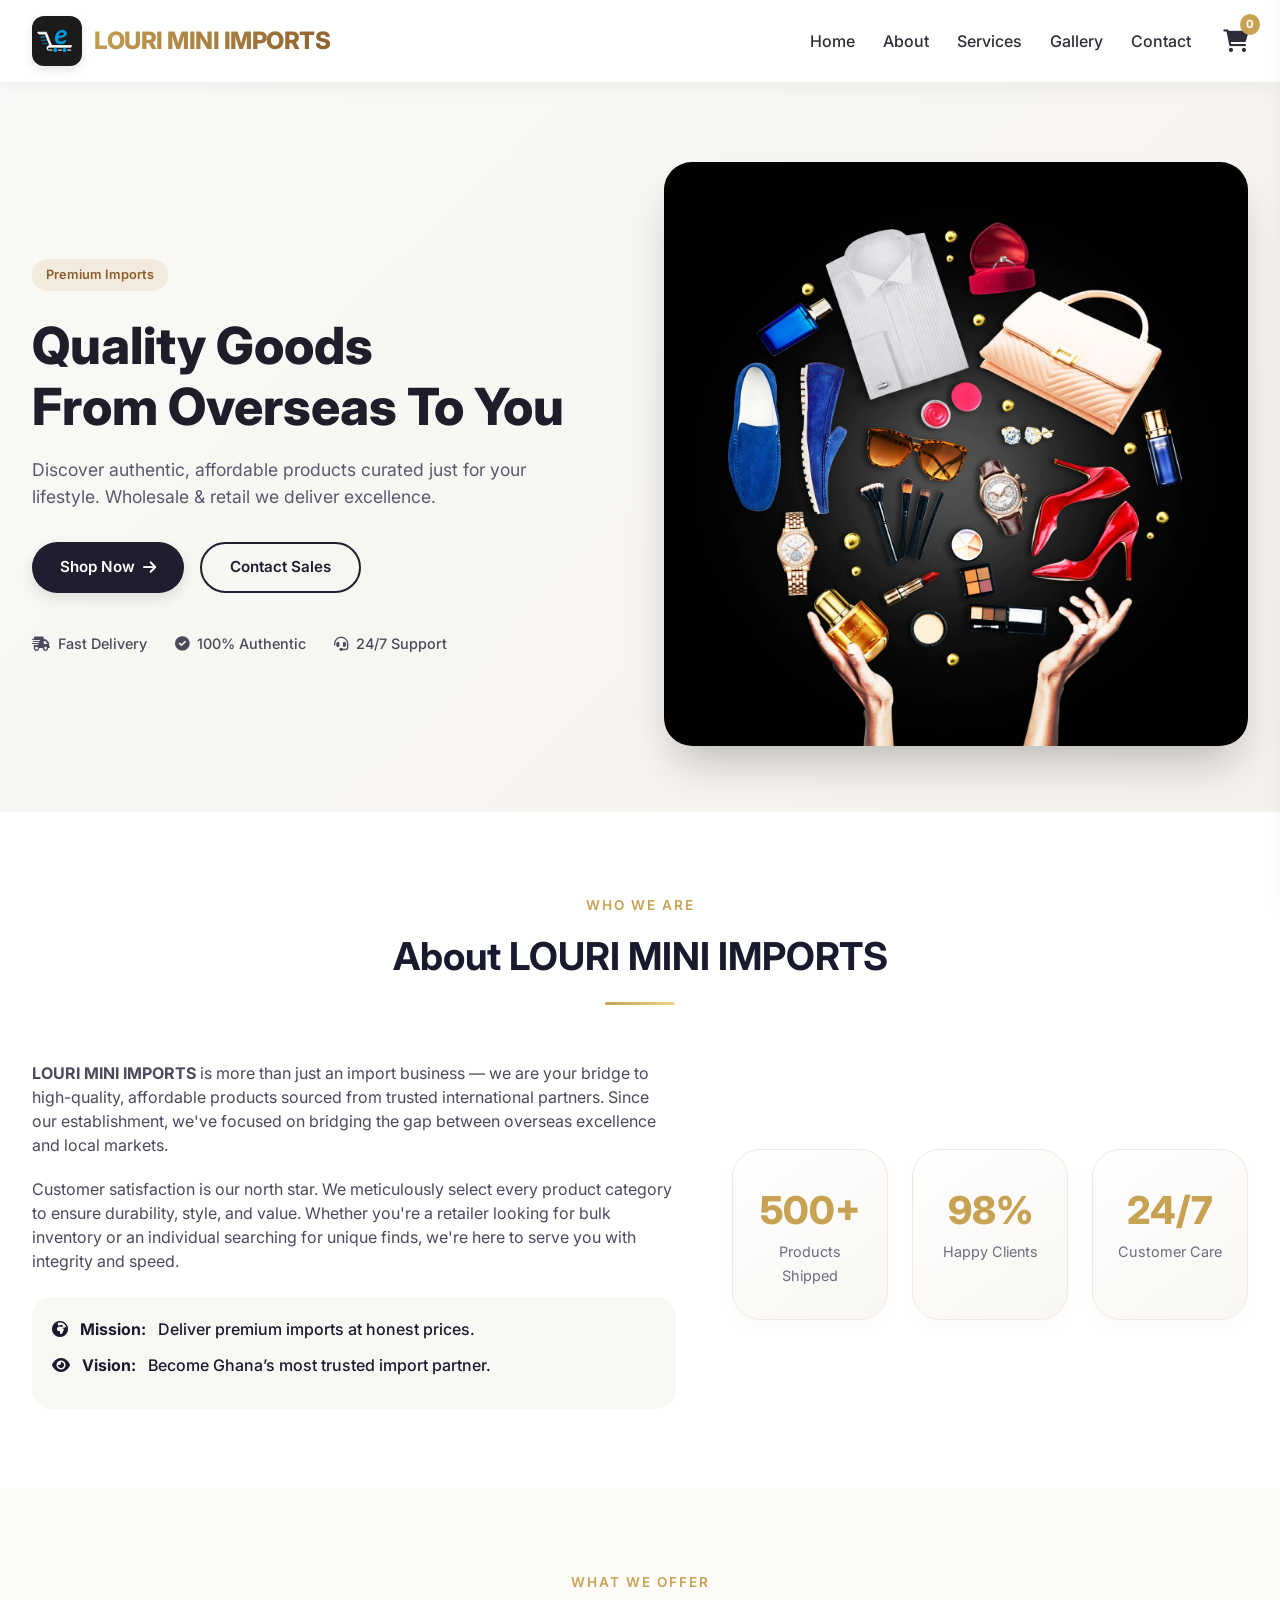
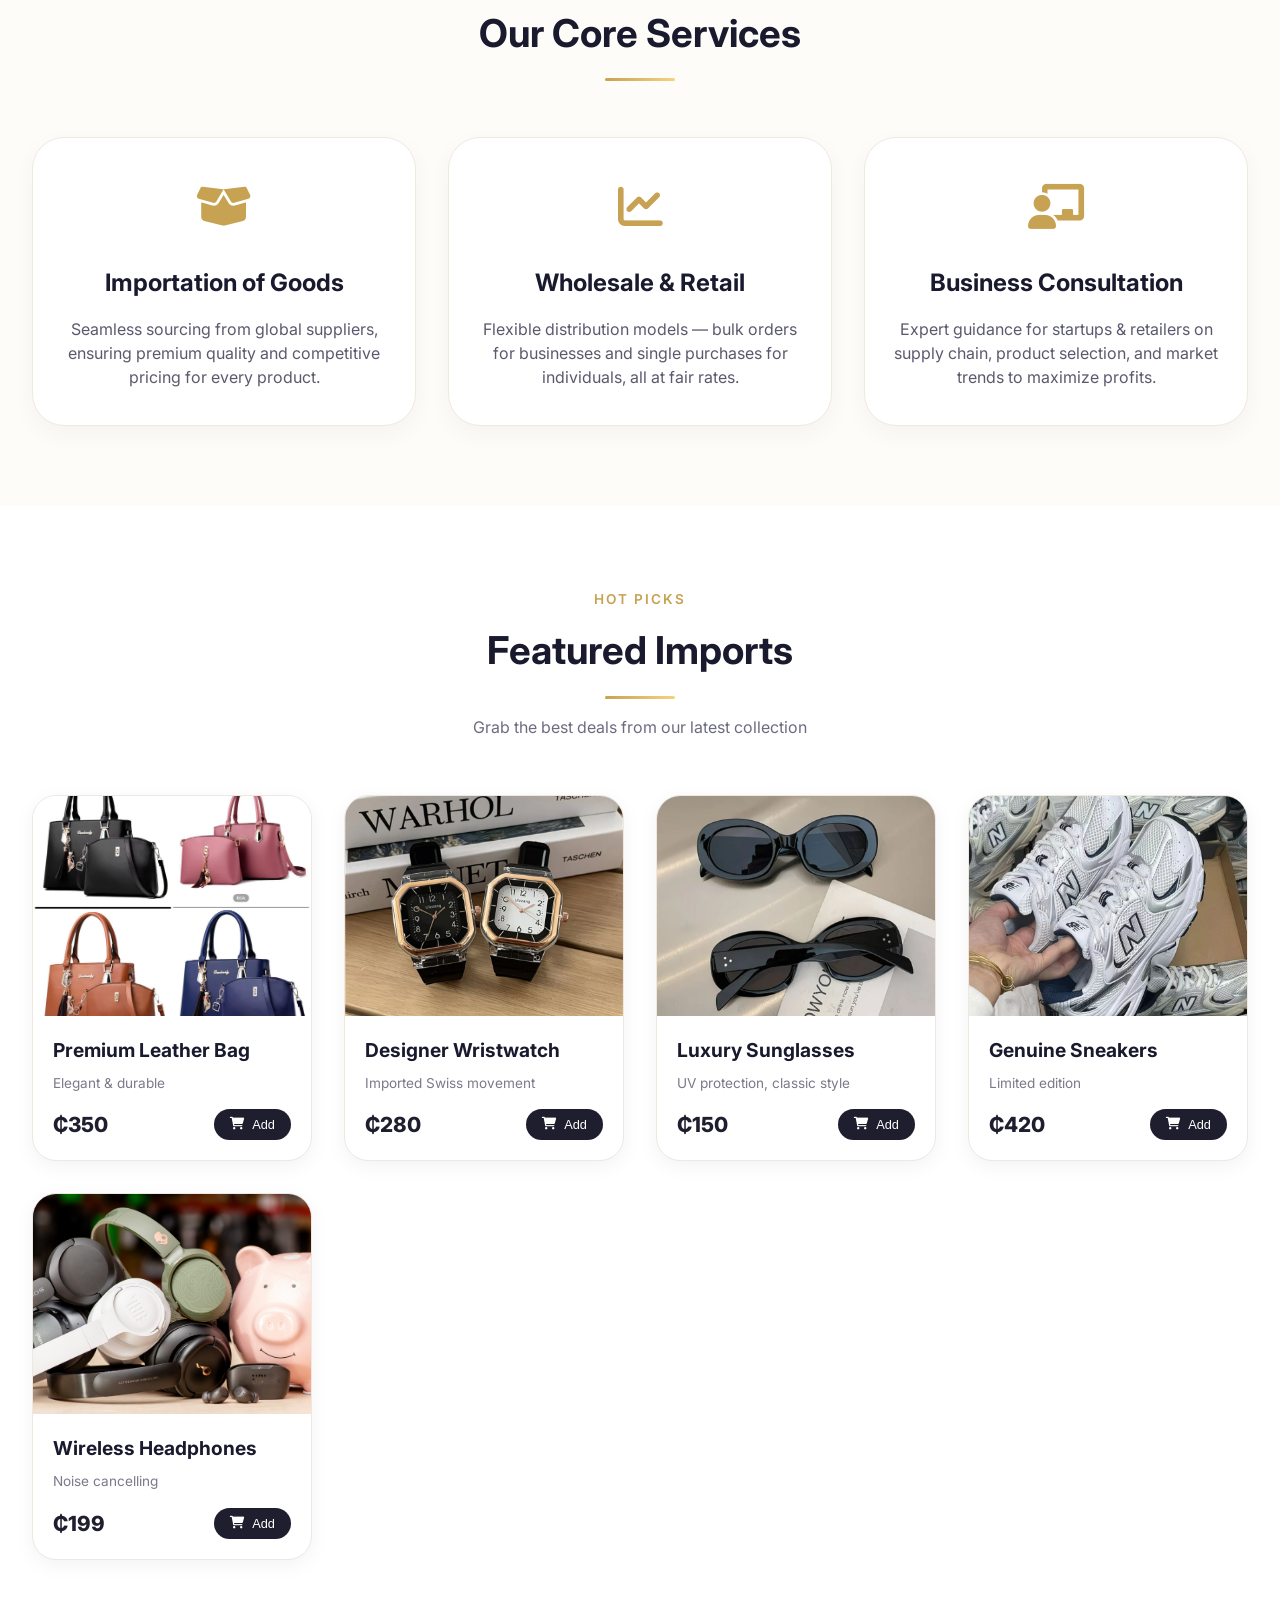
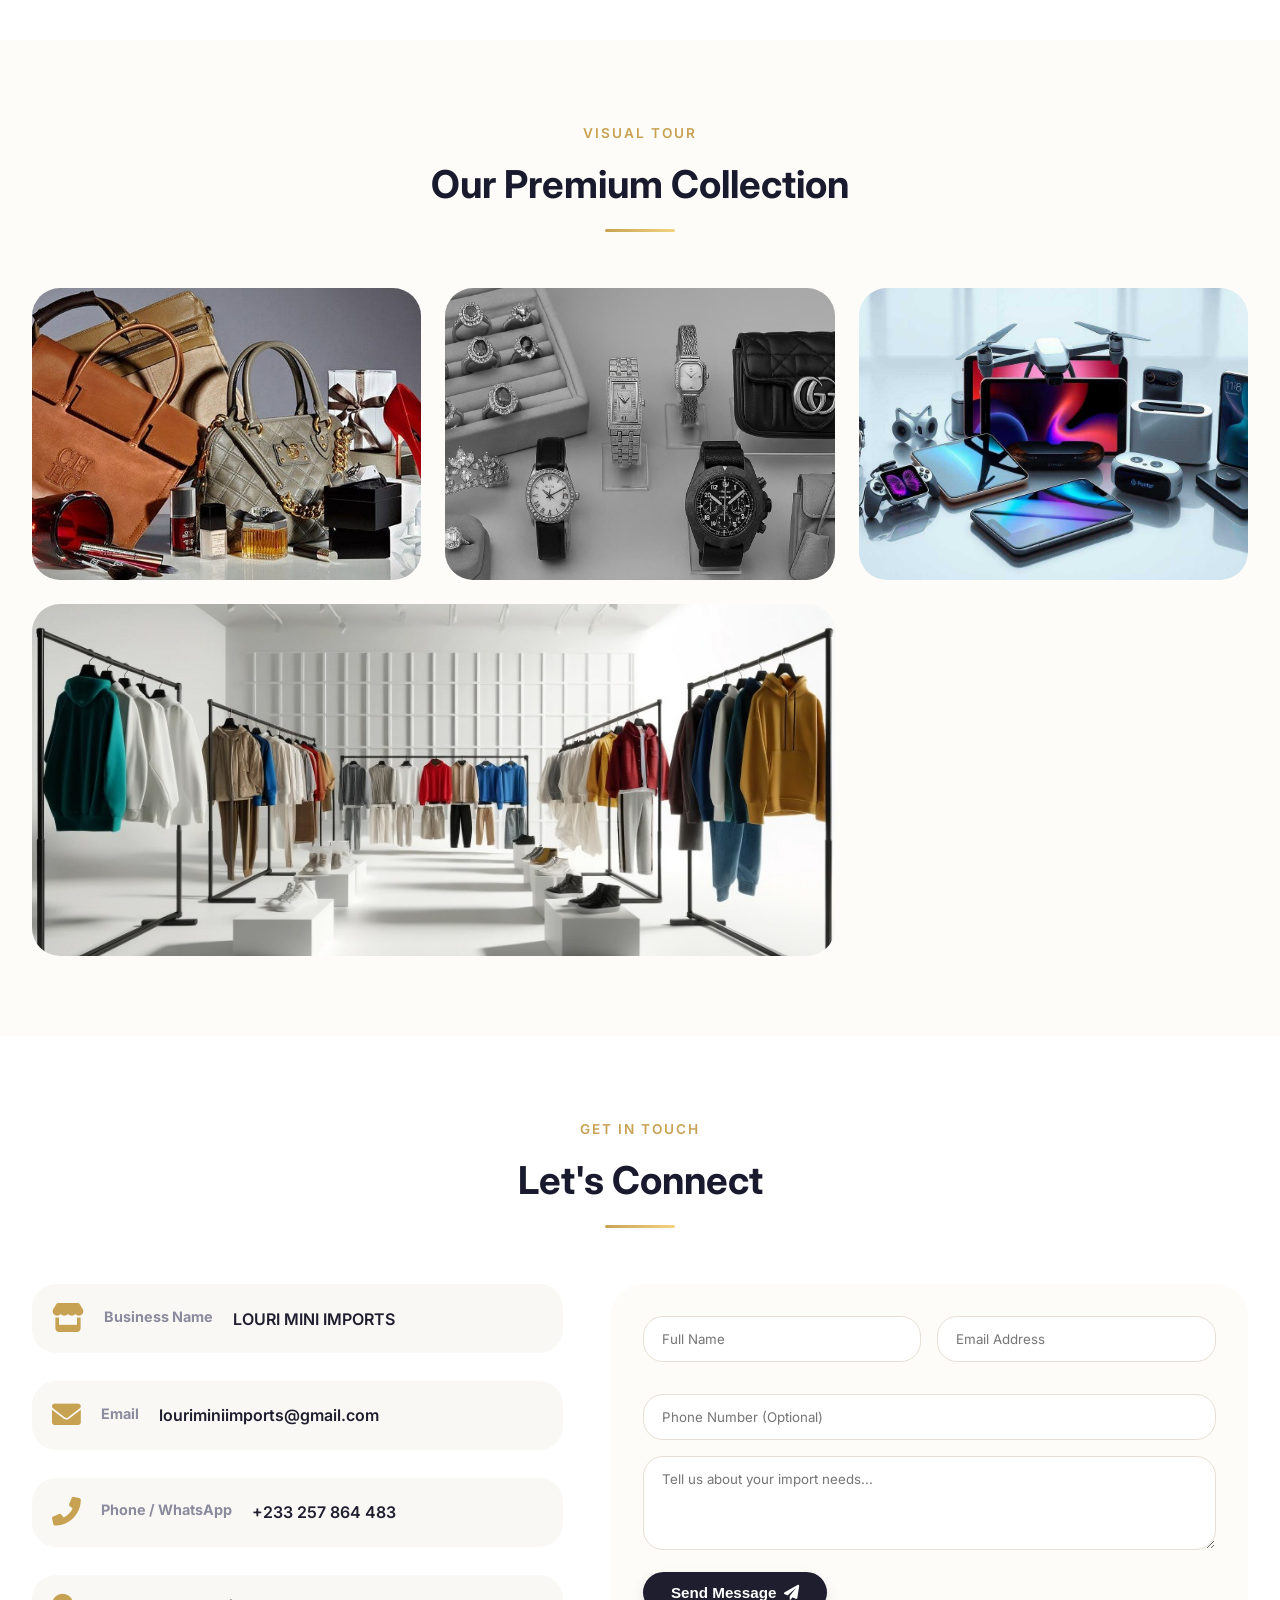
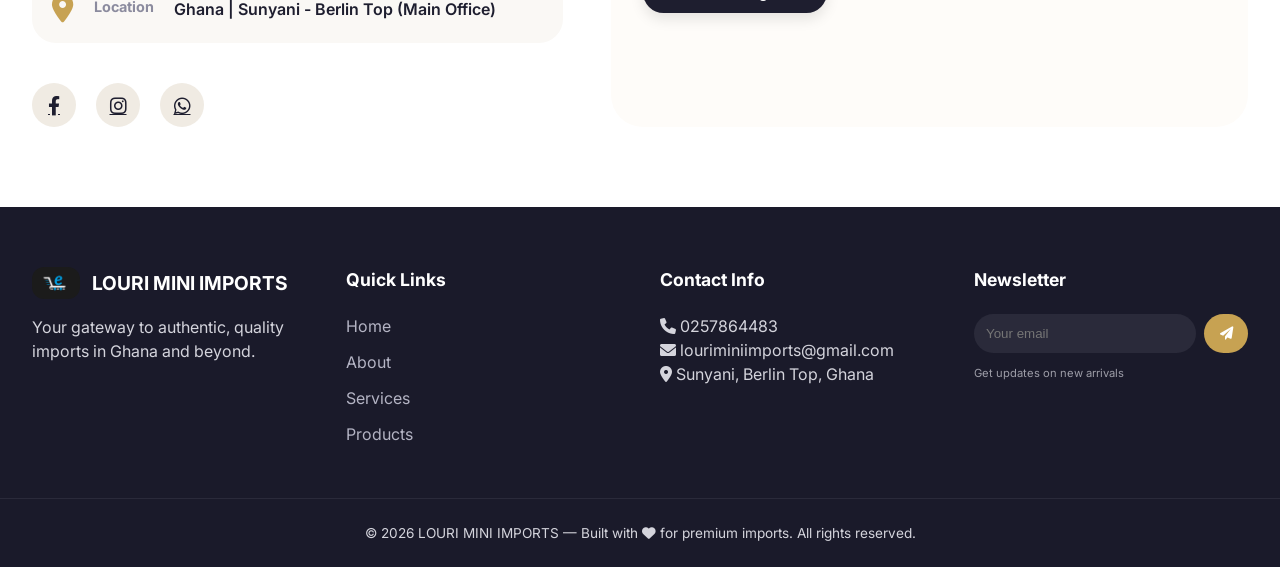
<file: index.html>
<!DOCTYPE html>
<html lang="en">
<head>
    <meta charset="UTF-8">
    <meta name="viewport" content="width=device-width, initial-scale=1.0, viewport-fit=cover">
    <title>LOURI MINI IMPORTS | Premium Quality Goods</title>
    <!-- Google Fonts + Modern CSS Reset -->
    <link rel="preconnect" href="https://fonts.googleapis.com">
    <link rel="preconnect" href="https://fonts.gstatic.com" crossorigin>
    <link href="https://fonts.googleapis.com/css2?family=Inter:opsz,wght@14..32,300;14..32,400;14..32,600;14..32,700;14..32,800&display=swap" rel="stylesheet">
    <link rel="stylesheet" href="https://cdnjs.cloudflare.com/ajax/libs/font-awesome/6.0.0-beta3/css/all.min.css">
    <link rel="stylesheet" href="style.css">
</head>
<body>

    <!-- MODERN HEADER WITH NAVIGATION -->
    <header class="main-header">
        <div class="container header-flex">
            <div class="logo-area">
                <img src="images/logo.jpeg" alt="LOURI MINI IMPORTS Logo" class="logo-img" onerror="this.src='https://placehold.co/60x60?text=LMI'">
                <span class="logo-text">LOURI MINI IMPORTS</span>
            </div>
            <nav class="main-nav">
                <ul class="nav-links">
                    <li><a href="#home">Home</a></li>
                    <li><a href="#about">About</a></li>
                    <li><a href="#services">Services</a></li>
                    <li><a href="#gallery">Gallery</a></li>
                    <li><a href="#contact">Contact</a></li>
                </ul>
                <div class="cart-icon-header">
                    <i class="fas fa-shopping-cart"></i>
                    <span class="cart-count" id="cartCounter">0</span>
                </div>
                <div class="mobile-menu-toggle">
                    <i class="fas fa-bars"></i>
                </div>
            </nav>
        </div>
    </header>

    <main>
        <!-- HERO SECTION with dynamic CTA -->
        <section id="home" class="hero">
            <div class="container hero-grid">
                <div class="hero-content">
                    <span class="hero-badge">Premium Imports</span>
                    <h1>Quality Goods<br>From Overseas To You</h1>
                    <p>Discover authentic, affordable products curated just for your lifestyle. Wholesale & retail we deliver excellence.</p>
                    <div class="hero-buttons">
                        <a href="#products" class="btn btn-primary">Shop Now <i class="fas fa-arrow-right"></i></a>
                        <a href="#contact" class="btn btn-outline">Contact Sales</a>
                    </div>
                    <div class="trust-stats">
                        <div><i class="fas fa-shipping-fast"></i> Fast Delivery</div>
                        <div><i class="fas fa-check-circle"></i> 100% Authentic</div>
                        <div><i class="fas fa-headset"></i> 24/7 Support</div>
                    </div>
                </div>
                <div class="hero-image">
                    <img src="images/premiem5.jpeg" alt="Featured Import Products">
                </div>
            </div>
        </section>

        <!-- ABOUT US SECTION (enhanced) -->
        <section id="about" class="about-section">
            <div class="container">
                <div class="section-header">
                    <span class="section-tag">Who we are</span>
                    <h2>About LOURI MINI IMPORTS</h2>
                    <div class="divider"></div>
                </div>
                <div class="about-grid">
                    <div class="about-text">
                        <p><strong>LOURI MINI IMPORTS</strong> is more than just an import business — we are your bridge to high-quality, affordable products sourced from trusted international partners. Since our establishment, we've focused on bridging the gap between overseas excellence and local markets.</p>
                        <p>Customer satisfaction is our north star. We meticulously select every product category to ensure durability, style, and value. Whether you're a retailer looking for bulk inventory or an individual searching for unique finds, we're here to serve you with integrity and speed.</p>
                        <div class="mission-vision">
                            <div><i class="fas fa-globe-africa"></i> <strong>Mission:</strong> Deliver premium imports at honest prices.</div>
                            <div><i class="fas fa-eye"></i> <strong>Vision:</strong> Become Ghana’s most trusted import partner.</div>
                        </div>
                    </div>
                    <div class="about-stats">
                        <div class="stat-card">
                            <span class="stat-number">500+</span>
                            <span class="stat-label">Products Shipped</span>
                        </div>
                        <div class="stat-card">
                            <span class="stat-number">98%</span>
                            <span class="stat-label">Happy Clients</span>
                        </div>
                        <div class="stat-card">
                            <span class="stat-number">24/7</span>
                            <span class="stat-label">Customer Care</span>
                        </div>
                    </div>
                </div>
            </div>
        </section>

        <!-- SERVICES SECTION with modern cards -->
        <section id="services" class="services-section">
            <div class="container">
                <div class="section-header">
                    <span class="section-tag">What we offer</span>
                    <h2>Our Core Services</h2>
                    <div class="divider"></div>
                </div>
                <div class="services-grid">
                    <div class="service-card">
                        <div class="service-icon"><i class="fas fa-box-open"></i></div>
                        <h3>Importation of Goods</h3>
                        <p>Seamless sourcing from global suppliers, ensuring premium quality and competitive pricing for every product.</p>
                    </div>
                    <div class="service-card">
                        <div class="service-icon"><i class="fas fa-chart-line"></i></div>
                        <h3>Wholesale & Retail</h3>
                        <p>Flexible distribution models — bulk orders for businesses and single purchases for individuals, all at fair rates.</p>
                    </div>
                    <div class="service-card">
                        <div class="service-icon"><i class="fas fa-chalkboard-user"></i></div>
                        <h3>Business Consultation</h3>
                        <p>Expert guidance for startups & retailers on supply chain, product selection, and market trends to maximize profits.</p>
                    </div>
                </div>
            </div>
        </section>

        <!-- FEATURED PRODUCTS (e-commerce simulation) -->
        <section id="products" class="products-section">
            <div class="container">
                <div class="section-header">
                    <span class="section-tag">Hot Picks</span>
                    <h2>Featured Imports</h2>
                    <div class="divider"></div>
                    <p class="section-sub">Grab the best deals from our latest collection</p>
                </div>
                <div class="products-grid" id="productsContainer">
                    <!-- Products will be dynamically generated via JS, but we also include fallback items -->
                </div>
            </div>
        </section>

        <!-- GALLERY SECTION (modern masonry style with original images) -->
        <section id="gallery" class="gallery-section">
            <div class="container">
                <div class="section-header">
                    <span class="section-tag">Visual tour</span>
                    <h2>Our Premium Collection</h2>
                    <div class="divider"></div>
                </div>
                <div class="gallery-grid">
                    <div class="gallery-item">
                       <img src="./images/premiem1.jpeg" alt="product showcase 1" onerror="this.src='https://placehold.co/400x300?text=Luxury+Item'">
                        <div class="gallery-overlay"><span>Elegant Design</span></div>
                    </div>
                    <div class="gallery-item">
                        <img src="./images/premiem2.jpeg" alt="Product showcase 2" onerror="this.src='https://placehold.co/400x300?text=Quality+Import'">
                        <div class="gallery-overlay"><span>Premium Quality</span></div>
                    </div>
                    <div class="gallery-item">
                        <img src="./images/premiem3.jpeg" alt="Product showcase 3" onerror="this.src='https://placehold.co/400x300?text=Exclusive+Arrival'">
                        <div class="gallery-overlay"><span>Affordable Luxury</span></div>
                    </div>
                    <div class="gallery-item wide">
                        <img src="./images/premiem4.jpeg" alt="Product showcase 4" onerror="this.src='https://placehold.co/600x300?text=Bulk+Order+Ready'">
                        <div class="gallery-overlay"><span>Wholesale Special</span></div>
                    </div>
                </div>
            </div>
        </section>

        <!-- CONTACT SECTION (improved with form & map placeholder) -->
        <section id="contact" class="contact-section">
            <div class="container">
                <div class="section-header">
                    <span class="section-tag">Get In Touch</span>
                    <h2>Let's Connect</h2>
                    <div class="divider"></div>
                </div>
                <div class="contact-grid">
                    <div class="contact-info">
                        <div class="contact-card-info">
                            <i class="fas fa-store"></i>
                            <h4>Business Name</h4>
                            <p>LOURI MINI IMPORTS</p>
                        </div>
                        <div class="contact-card-info">
                            <i class="fas fa-envelope"></i>
                            <h4>Email</h4>
                            <p><a href="mailto:louriminiimports@gmail.com">louriminiimports@gmail.com</a></p>
                        </div>
                        <div class="contact-card-info">
                            <i class="fas fa-phone-alt"></i>
                            <h4>Phone / WhatsApp</h4>
                            <p>+233 257 864 483</p>
                        </div>
                        <div class="contact-card-info">
                            <i class="fas fa-map-marker-alt"></i>
                            <h4>Location</h4>
                            <p>Ghana | Sunyani - Berlin Top (Main Office)</p>
                        </div>
                        <div class="social-links">
                            <a href="#"><i class="fab fa-facebook-f"></i></a>
                            <a href="#"><i class="fab fa-instagram"></i></a>
                            <a href="#"><i class="fab fa-whatsapp"></i></a>
                        </div>
                    </div>
                    <div class="contact-form">
                        <form id="inquiryForm">
                            <div class="form-row">
                                <input type="text" placeholder="Full Name" required>
                                <input type="email" placeholder="Email Address" required>
                            </div>
                            <input type="text" placeholder="Phone Number (Optional)">
                            <textarea rows="4" placeholder="Tell us about your import needs..."></textarea>
                            <button type="submit" class="btn btn-primary">Send Message <i class="fas fa-paper-plane"></i></button>
                            <p class="form-feedback" id="formFeedback"></p>
                        </form>
                    </div>
                </div>
            </div>
        </section>

        <!-- SIMPLE CART SIDEBAR (mini cart) -->
        <div class="cart-sidebar" id="cartSidebar">
            <div class="cart-header">
                <h3>Your Cart</h3>
                <i class="fas fa-times close-cart"></i>
            </div>
            <div class="cart-items" id="cartItemsList">
                <p class="empty-cart-msg">Your cart is empty</p>
            </div>
            <div class="cart-footer">
                <div class="cart-total">Total: <span id="cartTotalPrice">₵0.00</span></div>
                <button class="btn btn-checkout">Checkout (Demo)</button>
            </div>
        </div>
        <div class="cart-overlay"></div>
    </main>

    <!-- FOOTER -->
    <footer class="main-footer">
        <div class="container footer-grid">
            <div class="footer-col">
                <div class="footer-logo">
                    <img src="./images/logo.jpeg" alt="LMI" onerror="this.src='https://placehold.co/50x50?text=LMI'">
                    <span>LOURI MINI IMPORTS</span>
                </div>
                <p>Your gateway to authentic, quality imports in Ghana and beyond.</p>
            </div>
            <div class="footer-col">
                <h4>Quick Links</h4>
                <ul>
                    <li><a href="#home">Home</a></li>
                    <li><a href="#about">About</a></li>
                    <li><a href="#services">Services</a></li>
                    <li><a href="#products">Products</a></li>
                </ul>
            </div>
            <div class="footer-col">
                <h4>Contact Info</h4>
                <p><i class="fas fa-phone"></i> 0257864483</p>
                <p><i class="fas fa-envelope"></i> louriminiimports@gmail.com</p>
                <p><i class="fas fa-location-dot"></i> Sunyani, Berlin Top, Ghana</p>
            </div>
            <div class="footer-col">
                <h4>Newsletter</h4>
                <div class="newsletter">
                    <input type="email" placeholder="Your email">
                    <button><i class="fas fa-paper-plane"></i></button>
                </div>
                <p class="news-note">Get updates on new arrivals</p>
            </div>
        </div>
        <div class="footer-bottom">
            <p>&copy; 2026 LOURI MINI IMPORTS — Built with <i class="fas fa-heart"></i> for premium imports. All rights reserved.</p>
        </div>
    </footer>

    <script>
        // -------------------- ECOMMERCE FUNCTIONALITY --------------------
        // Product Catalog (5 featured items)
        const products = [
            { id: 1, name: "Premium Leather Bag", price: 350, img: "./images/image 1.jpeg", desc: "Elegant & durable" },
            { id: 2, name: "Designer Wristwatch", price: 280, img: "./images/image2.jpeg", desc: "Imported Swiss movement" },
            { id: 3, name: "Luxury Sunglasses", price: 150, img: "./images/image3.jpeg", desc: "UV protection, classic style" },
            { id: 4, name: "Genuine Sneakers", price: 420, img: "./images/image4.jpeg", desc: "Limited edition" },
            { id: 5, name: "Wireless Headphones", price: 199, img: "./images/image5.jpeg", desc: "Noise cancelling" }
        ];
        
        let cart = [];

        // Helper: update cart UI + counter + localStorage
        function updateCartUI() {
            const cartItemsContainer = document.getElementById('cartItemsList');
            const cartCounterSpan = document.getElementById('cartCounter');
            const cartTotalSpan = document.getElementById('cartTotalPrice');
            let totalItems = 0;
            let totalPrice = 0;
            
            if(cart.length === 0) {
                cartItemsContainer.innerHTML = '<p class="empty-cart-msg">Your cart is empty</p>';
                if(cartCounterSpan) cartCounterSpan.innerText = '0';
                if(cartTotalSpan) cartTotalSpan.innerText = '₵0.00';
                return;
            }
            
            let itemsHtml = '';
            cart.forEach((item, idx) => {
                totalItems += item.quantity;
                totalPrice += item.price * item.quantity;
                itemsHtml += `
                    <div class="cart-item">
                        <img src="${item.img}" alt="${item.name}" onerror="this.src='https://placehold.co/50x50'">
                        <div class="cart-item-details">
                            <h4>${item.name}</h4>
                            <p>₵${item.price} x ${item.quantity}</p>
                        </div>
                        <div class="cart-item-actions">
                            <button class="cart-inc" data-id="${item.id}">+</button>
                            <span>${item.quantity}</span>
                            <button class="cart-dec" data-id="${item.id}">-</button>
                            <button class="cart-remove" data-id="${item.id}"><i class="fas fa-trash-alt"></i></button>
                        </div>
                    </div>
                `;
            });
            cartItemsContainer.innerHTML = itemsHtml;
            if(cartCounterSpan) cartCounterSpan.innerText = totalItems;
            if(cartTotalSpan) cartTotalSpan.innerText = `₵${totalPrice.toFixed(2)}`;
            
            // Attach events to dynamic cart buttons
            document.querySelectorAll('.cart-inc').forEach(btn => {
                btn.addEventListener('click', (e) => {
                    const id = parseInt(btn.dataset.id);
                    addToCart(id, 1);
                });
            });
            document.querySelectorAll('.cart-dec').forEach(btn => {
                btn.addEventListener('click', (e) => {
                    const id = parseInt(btn.dataset.id);
                    addToCart(id, -1);
                });
            });
            document.querySelectorAll('.cart-remove').forEach(btn => {
                btn.addEventListener('click', (e) => {
                    const id = parseInt(btn.dataset.id);
                    removeCartItem(id);
                });
            });
        }
        
        function addToCart(productId, delta = 1) {
            const product = products.find(p => p.id === productId);
            if(!product) return;
            const existing = cart.find(item => item.id === productId);
            if(existing) {
                const newQty = existing.quantity + delta;
                if(newQty <= 0) {
                    cart = cart.filter(item => item.id !== productId);
                } else {
                    existing.quantity = newQty;
                }
            } else if(delta > 0) {
                cart.push({ ...product, quantity: 1 });
            }
            updateCartUI();
            saveCartToLocal();
            showToast(`${product.name} ${delta>0 ? 'added to cart' : 'updated'}`);
        }
        
        function removeCartItem(productId) {
            cart = cart.filter(item => item.id !== productId);
            updateCartUI();
            saveCartToLocal();
            showToast("Item removed from cart");
        }
        
        function saveCartToLocal() {
            localStorage.setItem('louri_cart', JSON.stringify(cart));
        }
        
        function loadCart() {
            const saved = localStorage.getItem('louri_cart');
            if(saved) {
                try {
                    cart = JSON.parse(saved);
                } catch(e) { cart = []; }
            } else {
                cart = [];
            }
            updateCartUI();
        }
        
        function showToast(msg) {
            let toast = document.querySelector('.toast-notification');
            if(!toast) {
                toast = document.createElement('div');
                toast.className = 'toast-notification';
                document.body.appendChild(toast);
            }
            toast.innerText = msg;
            toast.classList.add('show');
            setTimeout(() => toast.classList.remove('show'), 2000);
        }
        
        // Render products dynamically
        function renderProducts() {
            const container = document.getElementById('productsContainer');
            if(!container) return;
            container.innerHTML = '';
            products.forEach(prod => {
                const prodCard = document.createElement('div');
                prodCard.className = 'product-card';
                prodCard.innerHTML = `
                    <div class="product-image">
                        <img src="${prod.img}" alt="${prod.name}" onerror="this.src='https://placehold.co/300x200?text=Product'">
                        <div class="product-actions">
                            <button class="quick-view" data-id="${prod.id}"><i class="fas fa-eye"></i></button>
                        </div>
                    </div>
                    <div class="product-info">
                        <h3>${prod.name}</h3>
                        <p class="product-desc">${prod.desc}</p>
                        <div class="price-cart">
                            <span class="price">₵${prod.price}</span>
                            <button class="add-to-cart-btn" data-id="${prod.id}"><i class="fas fa-shopping-cart"></i> Add</button>
                        </div>
                    </div>
                `;
                container.appendChild(prodCard);
            });
            document.querySelectorAll('.add-to-cart-btn').forEach(btn => {
                btn.addEventListener('click', (e) => {
                    const id = parseInt(btn.dataset.id);
                    addToCart(id, 1);
                });
            });
            document.querySelectorAll('.quick-view').forEach(btn => {
                btn.addEventListener('click', (e) => {
                    const id = parseInt(btn.dataset.id);
                    const product = products.find(p => p.id === id);
                    alert(`✨ ${product.name}\nPrice: ₵${product.price}\nDescription: ${product.desc}\nContact us for bulk orders!`);
                });
            });
        }
        
        // Cart sidebar logic
        const cartIcon = document.querySelector('.cart-icon-header');
        const cartSidebar = document.getElementById('cartSidebar');
        const cartOverlay = document.querySelector('.cart-overlay');
        const closeCartBtn = document.querySelector('.close-cart');
        function openCart() { cartSidebar.classList.add('open'); cartOverlay.classList.add('active'); }
        function closeCart() { cartSidebar.classList.remove('open'); cartOverlay.classList.remove('active'); }
        if(cartIcon) cartIcon.addEventListener('click', openCart);
        if(closeCartBtn) closeCartBtn.addEventListener('click', closeCart);
        if(cartOverlay) cartOverlay.addEventListener('click', closeCart);
        
        // Mobile navigation toggle
        const mobileToggle = document.querySelector('.mobile-menu-toggle');
        const navLinks = document.querySelector('.nav-links');
        if(mobileToggle) {
            mobileToggle.addEventListener('click', () => {
                navLinks.classList.toggle('active');
            });
        }
        
        // Smooth scroll for anchor links
        document.querySelectorAll('a[href^="#"]').forEach(anchor => {
            anchor.addEventListener('click', function(e) {
                const targetId = this.getAttribute('href');
                if(targetId === "#" || targetId === "") return;
                const targetElem = document.querySelector(targetId);
                if(targetElem) {
                    e.preventDefault();
                    targetElem.scrollIntoView({ behavior: 'smooth' });
                    if(navLinks.classList.contains('active')) navLinks.classList.remove('active');
                }
            });
        });
        
        // Form submission feedback
        const inquiryForm = document.getElementById('inquiryForm');
        if(inquiryForm) {
            inquiryForm.addEventListener('submit', (e) => {
                e.preventDefault();
                const feedback = document.getElementById('formFeedback');
                feedback.innerHTML = '<i class="fas fa-check-circle"></i> Thank you! Our team will respond within 24 hours.';
                feedback.style.color = '#2e7d32';
                inquiryForm.reset();
                setTimeout(() => { feedback.innerHTML = ''; }, 4000);
            });
        }
        
        // newsletter demo
        const newsBtn = document.querySelector('.newsletter button');
        if(newsBtn) {
            newsBtn.addEventListener('click', () => {
                const input = document.querySelector('.newsletter input');
                if(input.value.trim() !== "") {
                    alert(`📧 Thanks for subscribing, ${input.value}! You'll get updates.`);
                    input.value = "";
                } else {
                    alert("Please enter a valid email.");
                }
            });
        }
        
        // Initialize everything
        renderProducts();
        loadCart();
        
        // Add toast css manually via style injection (ensures toast appears)
        const style = document.createElement('style');
        style.textContent = `
            .toast-notification {
                position: fixed;
                bottom: 30px;
                left: 50%;
                transform: translateX(-50%) translateY(100px);
                background: #1e1e2f;
                color: white;
                padding: 12px 24px;
                border-radius: 40px;
                font-weight: 500;
                z-index: 2000;
                opacity: 0;
                transition: 0.3s ease;
                box-shadow: 0 10px 20px rgba(0,0,0,0.2);
                pointer-events: none;
            }
            .toast-notification.show {
                transform: translateX(-50%) translateY(0);
                opacity: 1;
            }
        `;
        document.head.appendChild(style);
    </script>
</body>
</html>
</file>
<file: style.css>
/* ===== MODERN UI RESET & BASE ===== */
* {
    margin: 0;
    padding: 0;
    box-sizing: border-box;
}

body {
    font-family: 'Inter', sans-serif;
    background-color: #ffffff;
    color: #1a1a2e;
    line-height: 1.5;
    overflow-x: hidden;
}

.container {
    max-width: 1280px;
    margin: 0 auto;
    padding: 0 32px;
}

@media (max-width: 768px) {
    .container {
        padding: 0 20px;
    }
}

/* ===== HEADER & NAVIGATION ===== */
.main-header {
    position: sticky;
    top: 0;
    background: rgba(255, 255, 255, 0.98);
    backdrop-filter: blur(10px);
    box-shadow: 0 4px 20px rgba(0, 0, 0, 0.05);
    z-index: 1000;
    padding: 16px 0;
}

.header-flex {
    display: flex;
    justify-content: space-between;
    align-items: center;
    flex-wrap: wrap;
    gap: 20px;
}

.logo-area {
    display: flex;
    align-items: center;
    gap: 12px;
}

.logo-img {
    width: 50px;
    height: 50px;
    object-fit: cover;
    border-radius: 12px;
    box-shadow: 0 4px 10px rgba(0, 0, 0, 0.1);
}

.logo-text {
    font-size: 1.5rem;
    font-weight: 800;
    background: linear-gradient(135deg, #c7a252, #8b5e2e);
    -webkit-background-clip: text;
    background-clip: text;
    color: transparent;
    letter-spacing: -0.5px;
}

.main-nav {
    display: flex;
    align-items: center;
    gap: 32px;
}

.nav-links {
    display: flex;
    gap: 28px;
    list-style: none;
}

.nav-links a {
    text-decoration: none;
    font-weight: 500;
    color: #2d2d3a;
    transition: color 0.3s ease;
    font-size: 1rem;
}

.nav-links a:hover {
    color: #c7a252;
}

.cart-icon-header {
    position: relative;
    cursor: pointer;
    font-size: 1.4rem;
    color: #2d2d3a;
    transition: color 0.3s;
}

.cart-icon-header:hover {
    color: #c7a252;
}

.cart-count {
    position: absolute;
    top: -10px;
    right: -12px;
    background: #c7a252;
    color: white;
    font-size: 0.7rem;
    font-weight: bold;
    padding: 2px 6px;
    border-radius: 50%;
    min-width: 20px;
    text-align: center;
}

.mobile-menu-toggle {
    display: none;
    font-size: 1.6rem;
    cursor: pointer;
    color: #2d2d3a;
}

@media (max-width: 768px) {
    .mobile-menu-toggle {
        display: block;
    }
    .nav-links {
        display: none;
        position: absolute;
        top: 100%;
        left: 0;
        width: 100%;
        background: white;
        flex-direction: column;
        padding: 24px;
        gap: 20px;
        box-shadow: 0 20px 30px rgba(0,0,0,0.1);
        z-index: 999;
    }
    .nav-links.active {
        display: flex;
    }
    .main-nav {
        gap: 16px;
    }
}

/* ===== HERO SECTION ===== */
.hero {
    padding: 80px 0 60px;
    background: linear-gradient(135deg, #faf9f7 0%, #f5f2ed 100%);
}

.hero-grid {
    display: grid;
    grid-template-columns: 1fr 1fr;
    gap: 48px;
    align-items: center;
}

.hero-badge {
    display: inline-block;
    background: rgba(199, 162, 82, 0.15);
    color: #8b5e2e;
    padding: 6px 14px;
    border-radius: 40px;
    font-size: 0.8rem;
    font-weight: 600;
    margin-bottom: 24px;
}

.hero-content h1 {
    font-size: 3.2rem;
    font-weight: 800;
    line-height: 1.2;
    margin-bottom: 20px;
    color: #1e1e2a;
}

.hero-content p {
    font-size: 1.1rem;
    color: #5a5a6e;
    margin-bottom: 32px;
    max-width: 90%;
}

.hero-buttons {
    display: flex;
    gap: 16px;
    flex-wrap: wrap;
    margin-bottom: 40px;
}

.btn {
    display: inline-flex;
    align-items: center;
    gap: 8px;
    padding: 12px 28px;
    border-radius: 40px;
    font-weight: 600;
    text-decoration: none;
    transition: all 0.3s ease;
    cursor: pointer;
    border: none;
    font-size: 0.95rem;
}

.btn-primary {
    background: #1e1e2f;
    color: white;
    box-shadow: 0 6px 14px rgba(0, 0, 0, 0.1);
}

.btn-primary:hover {
    background: #c7a252;
    transform: translateY(-2px);
    box-shadow: 0 12px 24px rgba(199, 162, 82, 0.2);
}

.btn-outline {
    background: transparent;
    border: 2px solid #1e1e2f;
    color: #1e1e2f;
}

.btn-outline:hover {
    background: #1e1e2f;
    color: white;
    border-color: #1e1e2f;
}

.trust-stats {
    display: flex;
    gap: 28px;
    flex-wrap: wrap;
}

.trust-stats div {
    display: flex;
    align-items: center;
    gap: 8px;
    font-size: 0.9rem;
    font-weight: 500;
    color: #4a4a5a;
}

.hero-image img {
    width: 100%;
    border-radius: 28px;
    box-shadow: 0 25px 45px -12px rgba(0,0,0,0.25);
    transition: transform 0.4s;
}

.hero-image img:hover {
    transform: scale(1.02);
}

@media (max-width: 900px) {
    .hero-grid {
        grid-template-columns: 1fr;
    }
    .hero-content h1 {
        font-size: 2.4rem;
    }
}

/* ===== SECTION HEADERS ===== */
.section-header {
    text-align: center;
    margin-bottom: 56px;
}

.section-tag {
    font-size: 0.85rem;
    text-transform: uppercase;
    letter-spacing: 2px;
    color: #c7a252;
    font-weight: 600;
}

.section-header h2 {
    font-size: 2.4rem;
    font-weight: 700;
    margin: 12px 0 16px;
    color: #1a1a2e;
}

.divider {
    width: 70px;
    height: 3px;
    background: linear-gradient(90deg, #c7a252, #f3d382);
    margin: 0 auto;
    border-radius: 4px;
}

.section-sub {
    color: #6c6c80;
    margin-top: 16px;
}

/* ===== ABOUT SECTION ===== */
.about-section {
    padding: 80px 0;
    background: white;
}

.about-grid {
    display: grid;
    grid-template-columns: 1fr 0.8fr;
    gap: 56px;
    align-items: center;
}

.about-text p {
    margin-bottom: 20px;
    color: #4a4a5e;
    font-size: 1rem;
}

.mission-vision {
    background: #f9f7f3;
    padding: 20px;
    border-radius: 20px;
    margin-top: 24px;
}

.mission-vision div {
    margin-bottom: 12px;
    display: flex;
    align-items: center;
    gap: 12px;
    font-weight: 500;
}

.about-stats {
    display: flex;
    gap: 24px;
    flex-wrap: wrap;
}

.stat-card {
    background: linear-gradient(145deg, #ffffff, #f8f6f2);
    padding: 32px 24px;
    border-radius: 28px;
    text-align: center;
    flex: 1;
    box-shadow: 0 8px 20px rgba(0,0,0,0.02);
    border: 1px solid #eee8e0;
}

.stat-number {
    font-size: 2.4rem;
    font-weight: 800;
    color: #c7a252;
    display: block;
}

.stat-label {
    font-size: 0.9rem;
    color: #6c6c80;
}

@media (max-width: 800px) {
    .about-grid {
        grid-template-columns: 1fr;
    }
}

/* ===== SERVICES SECTION ===== */
.services-section {
    padding: 80px 0;
    background: #fefcf9;
}

.services-grid {
    display: grid;
    grid-template-columns: repeat(auto-fit, minmax(280px, 1fr));
    gap: 32px;
}

.service-card {
    background: white;
    padding: 36px 24px;
    border-radius: 32px;
    text-align: center;
    transition: all 0.3s;
    box-shadow: 0 8px 24px rgba(0,0,0,0.04);
    border: 1px solid #f0e9e0;
}

.service-card:hover {
    transform: translateY(-8px);
    box-shadow: 0 20px 35px rgba(0,0,0,0.08);
    border-color: #c7a252;
}

.service-icon {
    font-size: 2.8rem;
    color: #c7a252;
    margin-bottom: 24px;
}

.service-card h3 {
    font-size: 1.5rem;
    margin-bottom: 16px;
}

.service-card p {
    color: #5a5a6e;
}

/* ===== PRODUCTS SECTION (ECOMMERCE) ===== */
.products-section {
    padding: 80px 0;
    background: white;
}

.products-grid {
    display: grid;
    grid-template-columns: repeat(auto-fill, minmax(260px, 1fr));
    gap: 32px;
}

.product-card {
    background: white;
    border-radius: 24px;
    overflow: hidden;
    transition: 0.25s ease;
    box-shadow: 0 5px 20px rgba(0,0,0,0.05);
    border: 1px solid #eee8e0;
}

.product-card:hover {
    transform: translateY(-6px);
    box-shadow: 0 20px 30px rgba(0,0,0,0.1);
}

.product-image {
    position: relative;
    overflow: hidden;
    height: 220px;
}

.product-image img {
    width: 100%;
    height: 100%;
    object-fit: cover;
    transition: transform 0.5s;
}

.product-card:hover .product-image img {
    transform: scale(1.05);
}

.product-actions {
    position: absolute;
    bottom: 12px;
    right: 12px;
    opacity: 0;
    transition: 0.2s;
}

.product-card:hover .product-actions {
    opacity: 1;
}

.quick-view {
    background: rgba(30,30,47,0.9);
    border: none;
    color: white;
    width: 38px;
    height: 38px;
    border-radius: 50%;
    cursor: pointer;
    transition: 0.2s;
}

.quick-view:hover {
    background: #c7a252;
}

.product-info {
    padding: 20px;
}

.product-info h3 {
    font-size: 1.2rem;
    margin-bottom: 8px;
}

.product-desc {
    font-size: 0.85rem;
    color: #7a7a8a;
    margin-bottom: 16px;
}

.price-cart {
    display: flex;
    justify-content: space-between;
    align-items: center;
}

.price {
    font-weight: 800;
    font-size: 1.3rem;
    color: #1e1e2f;
}

.add-to-cart-btn {
    background: #1e1e2f;
    border: none;
    padding: 8px 16px;
    border-radius: 30px;
    color: white;
    font-weight: 500;
    cursor: pointer;
    transition: 0.2s;
    display: flex;
    align-items: center;
    gap: 8px;
    font-size: 0.8rem;
}

.add-to-cart-btn:hover {
    background: #c7a252;
}

/* ===== GALLERY SECTION ===== */
.gallery-section {
    padding: 80px 0;
    background: #fefcf9;
}

.gallery-grid {
    display: grid;
    grid-template-columns: repeat(auto-fit, minmax(280px, 1fr));
    gap: 24px;
}

.gallery-item {
    position: relative;
    border-radius: 28px;
    overflow: hidden;
    aspect-ratio: 4 / 3;
}

.gallery-item.wide {
    grid-column: span 2;
    aspect-ratio: 16 / 7;
}

.gallery-item img {
    width: 100%;
    height: 100%;
    object-fit: cover;
    transition: 0.4s;
}

.gallery-overlay {
    position: absolute;
    inset: 0;
    background: rgba(0,0,0,0.4);
    display: flex;
    align-items: center;
    justify-content: center;
    opacity: 0;
    transition: 0.3s;
}

.gallery-item:hover .gallery-overlay {
    opacity: 1;
}

.gallery-overlay span {
    background: white;
    padding: 8px 20px;
    border-radius: 40px;
    font-weight: 600;
    color: #1e1e2f;
}

@media (max-width: 640px) {
    .gallery-item.wide {
        grid-column: span 1;
    }
}

/* ===== CONTACT SECTION ===== */
.contact-section {
    padding: 80px 0;
    background: white;
}

.contact-grid {
    display: grid;
    grid-template-columns: 1fr 1.2fr;
    gap: 48px;
}

.contact-info {
    display: flex;
    flex-direction: column;
    gap: 28px;
}

.contact-card-info {
    background: #faf8f5;
    padding: 20px;
    border-radius: 24px;
    display: flex;
    align-items: center;
    gap: 20px;
    transition: 0.2s;
}

.contact-card-info i {
    font-size: 1.8rem;
    color: #c7a252;
}

.contact-card-info h4 {
    font-size: 0.9rem;
    color: #8b8b9e;
    margin-bottom: 4px;
}

.contact-card-info p, .contact-card-info a {
    font-weight: 600;
    color: #1e1e2f;
    text-decoration: none;
}

.social-links {
    display: flex;
    gap: 20px;
    margin-top: 12px;
}

.social-links a {
    background: #f0ebe3;
    width: 44px;
    height: 44px;
    border-radius: 50%;
    display: flex;
    align-items: center;
    justify-content: center;
    color: #1e1e2f;
    font-size: 1.2rem;
    transition: 0.2s;
}

.social-links a:hover {
    background: #c7a252;
    color: white;
}

.contact-form {
    background: #fefcf9;
    padding: 32px;
    border-radius: 32px;
}

.form-row {
    display: grid;
    grid-template-columns: 1fr 1fr;
    gap: 16px;
    margin-bottom: 16px;
}

.contact-form input, .contact-form textarea {
    width: 100%;
    padding: 14px 18px;
    border: 1px solid #e6dfd5;
    border-radius: 20px;
    font-family: inherit;
    background: white;
    margin-bottom: 16px;
    transition: 0.2s;
}

.contact-form input:focus, .contact-form textarea:focus {
    outline: none;
    border-color: #c7a252;
    box-shadow: 0 0 0 3px rgba(199,162,82,0.2);
}

.form-feedback {
    margin-top: 12px;
    font-size: 0.85rem;
}

@media (max-width: 880px) {
    .contact-grid {
        grid-template-columns: 1fr;
    }
}

/* ===== CART SIDEBAR ===== */
.cart-sidebar {
    position: fixed;
    top: 0;
    right: -400px;
    width: 380px;
    height: 100%;
    background: white;
    box-shadow: -5px 0 30px rgba(0,0,0,0.15);
    z-index: 1100;
    transition: right 0.3s ease;
    display: flex;
    flex-direction: column;
    padding: 24px;
}

.cart-sidebar.open {
    right: 0;
}

.cart-overlay {
    position: fixed;
    inset: 0;
    background: rgba(0,0,0,0.5);
    z-index: 1050;
    opacity: 0;
    visibility: hidden;
    transition: 0.2s;
}

.cart-overlay.active {
    opacity: 1;
    visibility: visible;
}

.cart-header {
    display: flex;
    justify-content: space-between;
    align-items: center;
    padding-bottom: 16px;
    border-bottom: 1px solid #eee;
    margin-bottom: 20px;
}

.close-cart {
    cursor: pointer;
    font-size: 1.4rem;
}

.cart-items {
    flex: 1;
    overflow-y: auto;
}

.cart-item {
    display: flex;
    gap: 12px;
    margin-bottom: 20px;
    padding-bottom: 12px;
    border-bottom: 1px solid #f0e9e0;
}

.cart-item img {
    width: 60px;
    height: 60px;
    object-fit: cover;
    border-radius: 12px;
}

.cart-item-details h4 {
    font-size: 0.9rem;
}

.cart-item-actions {
    display: flex;
    align-items: center;
    gap: 8px;
    margin-top: 8px;
}

.cart-item-actions button {
    background: #f0ebe3;
    border: none;
    width: 26px;
    height: 26px;
    border-radius: 8px;
    cursor: pointer;
}

.cart-footer {
    border-top: 1px solid #ddd;
    padding-top: 16px;
    margin-top: 12px;
}

.cart-total {
    font-weight: 800;
    font-size: 1.2rem;
    margin-bottom: 16px;
}

.btn-checkout {
    width: 100%;
    background: #c7a252;
    color: white;
    padding: 12px;
    border: none;
    border-radius: 40px;
    font-weight: 600;
}

/* ===== FOOTER ===== */
.main-footer {
    background: #1a1a2a;
    color: #d4d4dc;
    padding-top: 60px;
}

.footer-grid {
    display: grid;
    grid-template-columns: repeat(auto-fit, minmax(220px, 1fr));
    gap: 40px;
    margin-bottom: 40px;
}

.footer-logo {
    display: flex;
    align-items: center;
    gap: 12px;
    margin-bottom: 16px;
}

.footer-logo img {
    width: 48px;
    border-radius: 12px;
}

.footer-logo span {
    font-weight: 700;
    font-size: 1.2rem;
    color: white;
}

.footer-col h4 {
    color: white;
    margin-bottom: 20px;
    font-size: 1.1rem;
}

.footer-col ul {
    list-style: none;
}

.footer-col ul li {
    margin-bottom: 12px;
}

.footer-col ul li a {
    color: #b4b4c4;
    text-decoration: none;
    transition: 0.2s;
}

.footer-col ul li a:hover {
    color: #c7a252;
}

.newsletter {
    display: flex;
    gap: 8px;
}

.newsletter input {
    flex: 1;
    padding: 12px;
    border-radius: 40px;
    border: none;
    background: #2a2a3a;
    color: white;
}

.newsletter button {
    background: #c7a252;
    border: none;
    width: 44px;
    border-radius: 40px;
    color: white;
    cursor: pointer;
}

.news-note {
    font-size: 0.7rem;
    margin-top: 12px;
    opacity: 0.7;
}

.footer-bottom {
    border-top: 1px solid #2a2a3a;
    text-align: center;
    padding: 24px;
    font-size: 0.85rem;
}
</file>
